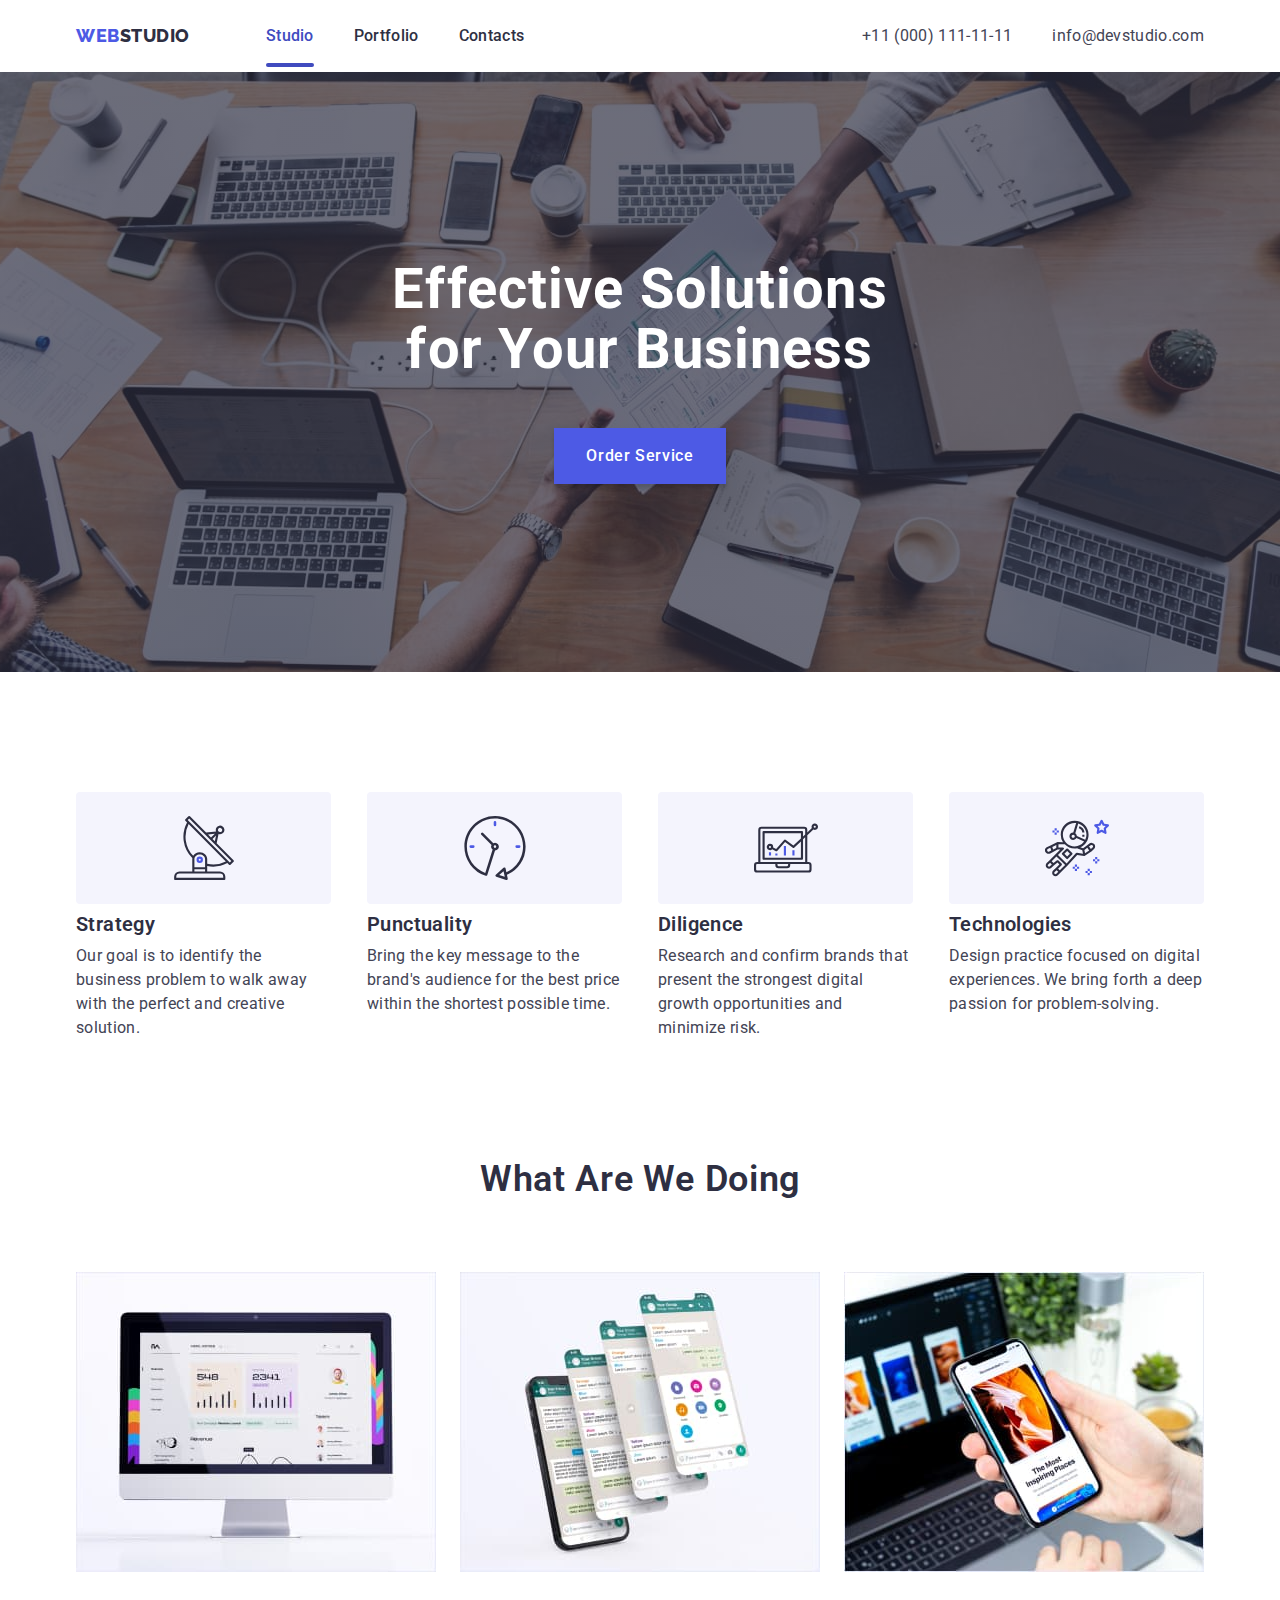
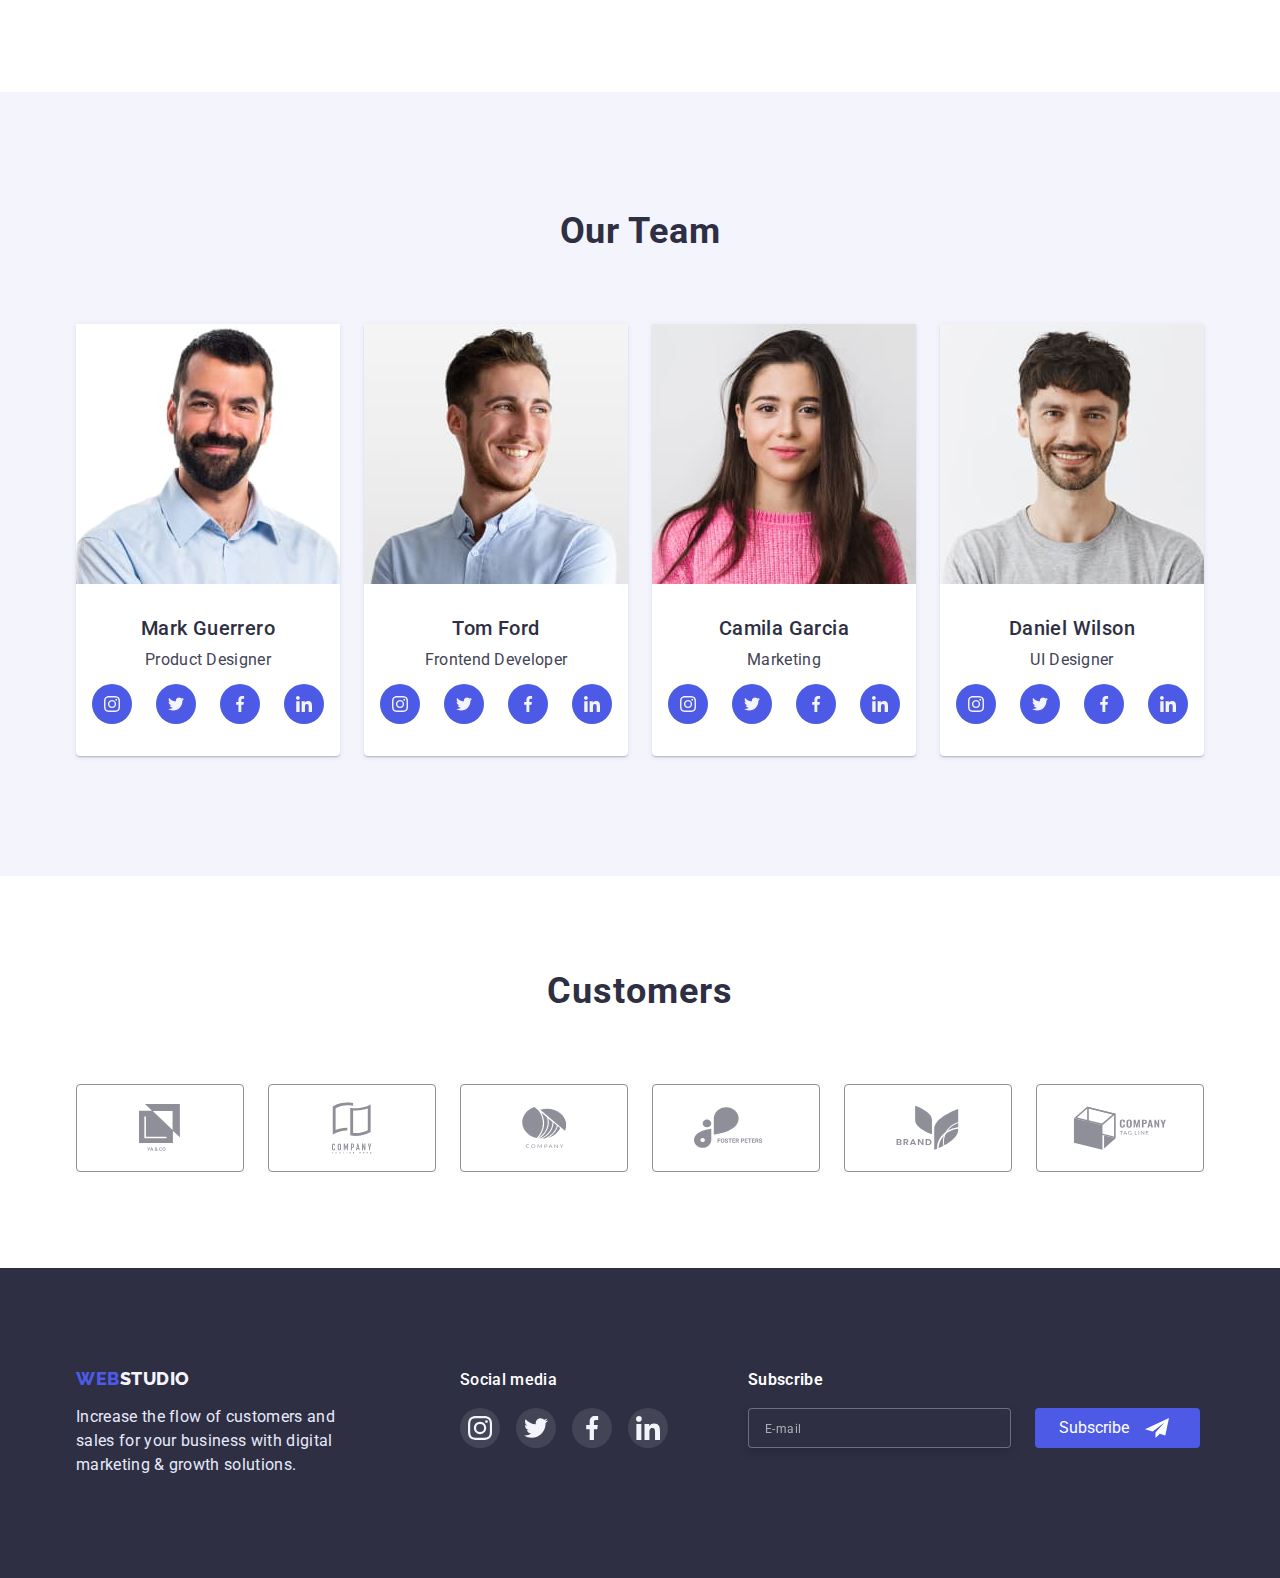
<file: index.html>
<!DOCTYPE html>
<html lang="en">

<head>
    <meta charset="UTF-8">
    <meta http-equiv="X-UA-Compatible" content="IE=edge">
    <meta name="viewport" content="width=device-width, initial-scale=1.0">
    <title>WEBSTUDIO</title>
    <link rel="preconnect" href="https://fonts.googleapis.com">
    <link rel="preconnect" href="https://fonts.gstatic.com" crossorigin>
    <link
        href="https://fonts.googleapis.com/css2?family=Raleway:wght@700&family=Roboto:wght@400;500;700;900&display=swap"
        rel="stylesheet">
    <link rel="stylesheet"
        href="https://cdnjs.cloudflare.com/ajax/libs/modern-normalize/1.1.0/modern-normalize.min.css">
    <link rel="stylesheet" href="./css/styles.css">

</head>

<body>
    <!--head-->
    <header class="main-header">
        <div class="header-container container">
            <nav class="nav-section">
                <a class="logo link" href="./index.html"><span class="logo-part-color">WEB</span>STUDIO</a>
                <ul class="nav-list list">
                    <li class="nav-item"><a class="nav-link current-page link" href="./index.html">Studio</a></li>
                    <li class="nav-item"><a class="nav-link link" href="./portfolio.html">Portfolio</a></li>
                    <li class="nav-item"><a class="nav-link link contacts" href="">Contacts</a></li>
                </ul>
            </nav>
            <button type="button" class="mobile-menu-open" data-menu-open>
                <svg class="mobile-menu-open-icon" width="32" height="22">
                    <use href="./images/icons.svg#icon-menu"></use>
                </svg>
            </button>
            <ul class="contacts-list">
                <li class="contact-item list">
                    <a class="phone-link link" href="tel:+110001111111">+11 (000) 111-11-11</a>
                </li>
                <li class="contact-item list">
                    <a class="mail-link link" href="mailto:info@devstudio.com">info@devstudio.com</a>
                </li>
            </ul>
        </div>
<!--MOBILE MENU-->
        <div class="mobile-menu" data-menu>
            <div class="mobile-menu-container container">
                <button type="button" class="mobile-menu-close-btn" data-menu-close>
                    <svg class="mobile-menu-close-icon" width="8" height="8">
                        <use href="./images/icons.svg#icon-btn-close-modal"></use>
                    </svg>
                </button>
                <ul class="menu-nav-list list">
                    <li class="menu-nav-item"><a class="menu-nav-link link" href="./index.html">Studio</a></li>
                    <li class="menu-nav-item"><a class="menu-nav-link link" href="./portfolio.html">Portfolio</a></li>
                    <li class="menu-nav-item"><a class="menu-nav-link link corrent-page" href="">Contacts</a></li>
                </ul>

                <div class="menu-group">
                    <ul class="menu-contacts-list list">
                        <li class="menu-contact-item">
                            <a class="menu-phone-link link" href="tel:+110001111111">+11 (000) 111-11-11</a>
                        </li>
                        <li class="menu-contact-item">
                            <a class="menu-mail-link link" href="mailto:info@devstudio.com">info@devstudio.com</a>
                        </li>
                    </ul>
                    
                    <ul class="menu-social-list list">
                        <li class="menu-social-item">
                            <a class="menu-social-link" href="https://www.instagram.com/" target="_blank">
                                <svg class="menu-social-icon" width="16" height="16">
                                    <use href="./images/icons.svg#icon-instagram"></use>
                                </svg>
                            </a>
                        </li>
                        <li class="menu-social-item">
                            <a class="menu-social-link" href="https://twitter.com/?lang=uk" target="_blank">
                                <svg class="menu-social-icon" width="16" height="16">
                                    <use href="./images/icons.svg#icon-twitter"></use>
                                </svg>
                            </a>
                        </li>
                        <li class="menu-social-item">
                            <a class="menu-social-link" href="https://www.facebook.com/" target="_blank">
                                <svg class="menu-social-icon" width="16" height="16">
                                    <use href="./images/icons.svg#icon-facebook"></use>
                                </svg>
                            </a>
                        </li>
                        <li class="menu-social-item">
                            <a class="menu-social-link" href="https://www.linkedin.com/" target="_blank">
                                <svg class="menu-social-icon" width="16" height="16">
                                    <use href="./images/icons.svg#icon-linkedin"></use>
                                </svg>
                            </a>
                        </li>
                    </ul>
                </div>
            </div>
        </div>
    </header>

    <main>
        <!--section 1-->
        <section class="hero bg-image">
            <div class="container">
                <h1 class="hero-text">Effective Solutions<br>for Your Business</h1>
                <button data-modal-open class="hero-button" type="button">Order Service</button>
            </div>                
        </section>

        <!--section 2-->
        <section class="benefits">
            <div class="benefits-container container">
                <h2 hidden> Strategy Punctuality Diligence Technologies</h2>
                <ul class="benefits-list list">
                    <li class="benefits-item">
                        <div class="benefits-icon">
                            <svg class="icon" width="64px" height="64px">
                                <use href="./images/icons.svg#icon-antenna"></use>
                            </svg>
                        </div>
                        <h3 class="benefits-heading">Strategy</h3>
                        <p class="benefits-link">Our goal is to identify the business
                            problem to walk away with the perfect and creative solution. </p>
                    </li>
                    <li class="benefits-item">
                        <div class="benefits-icon">
                            <svg class="icon" width="64px" height="64px">
                                <use href="./images/icons.svg#icon-clock"></use>                          
                            </svg>
                        </div>
                        <h3 class="benefits-heading">Punctuality</h3>
                        <p class="benefits-link">Bring the key message to the brand's audience for the best price within
                            the shortest possible time.</p>
                    </li>
                    <li class="benefits-item">
                        <div class="benefits-icon">
                            <svg class="icon" width="64px" height="64px">
                                <use href="./images/icons.svg#icon-diagram"></use>                          
                            </svg>
                        </div>
                        <h3 class="benefits-heading">Diligence</h3>
                        <p class="benefits-link">Research and confirm brands that present the strongest digital growth
                            opportunities and minimize risk.</p>
                    </li>
                    <li class="benefits-item">
                        <div class="benefits-icon">
                            <svg class="icon" width="64px" height="64px">
                                <use href="./images/icons.svg#icon-astronaut"></use>                          
                            </svg>
                        </div>                        
                        <h3 class="benefits-heading">Technologies</h3>
                        <p class="benefits-link">Design practice focused on digital experiences. We bring forth a deep
                            passion for problem-solving.</p>
                    </li>
                </ul>
            </div>

        </section>

        <!--section 3-->
        <section class="services">
            <div class="services-container container">
                <h2 class="services-heading">What Are We Doing</h2>
                <ul class="services-list list">
                    <li class="services-item">
                        <img class="services-img" src="./images/about/monitor.jpg" alt="desctop" width="360">
                    </li>
                    <li class="services-item">
                        <img class="services-img" src="./images/about/phone.jpg" alt="phone" width="360">
                    </li>
                    <li class="services-item">
                        <img class="services-img" src="./images/about/phoneinhand.jpg" alt="phone in hand" width="360">
                    </li>
                </ul>
            </div>
        </section>

        <!--section 4-->
        <section class="team">
            <div class="team-container container">
                <h2 class="team-heading">Our Team</h2>
                <ul class="team-list list">
                    <li class="team-item">
                        <div class="card-content">
                            <img
                            srcset="./images/team/Mark-Guerrero@1x.jpg 1x,./images/team/Mark-Guerrero@2x.jpg 2x"
                            src="./images/team/Mark-Guerrero@1x.jpg" 
                            alt="Mark Guerrero" 
                            class="team-link"                             
                            >
                            <h3 class="team-title">Mark Guerrero</h3>
                            <p class="team-text">Product Designer</p>
                            <ul class="team-social-list list">
                                <li class="team-social-item">
                                    <a class="team-social-link" href="https://www.instagram.com/" target="_blank">
                                        <svg class="team-social-icon" width="16" height="16">
                                            <use href="./images/icons.svg#icon-instagram" ></use>
                                        </svg>
                                    </a>
                                </li>
                                <li class="team-social-item">
                                    <a class="team-social-link" href="https://twitter.com/?lang=uk" target="_blank">
                                        <svg class="team-social-icon" width="16" height="16">
                                            <use href="./images/icons.svg#icon-twitter"></use>
                                        </svg>
                                    </a>
                                </li>
                                <li class="team-social-item">
                                    <a class="team-social-link" href="https://www.facebook.com/" target="_blank">
                                        <svg class="team-social-icon" width="16" height="16">
                                            <use href="./images/icons.svg#icon-facebook"></use>
                                        </svg>
                                    </a>
                                </li>
                                <li class="team-social-item">
                                    <a class="team-social-link" href="https://www.linkedin.com/" target="_blank">
                                        <svg class="team-social-icon" width="16" height="16">
                                            <use href="./images/icons.svg#icon-linkedin"></use>
                                        </svg>
                                    </a>
                                </li>
                            </ul>                            
                        </div>
                    </li>
                    
                    <li class="team-item">
                        <div class="card-content">
                            <img
                            srcset="./images/team/Tom-ford@1x.jpg 1x, ./images/team/Tom-ford@2x.jpg 2x"
                            src="./images/team/Tom-ford@1x.jpg" 
                            alt="Tom Ford" 
                            class="team-link"                             
                            >
                            <h3 class="team-title">Tom Ford</h3>
                            <p class="team-text">Frontend Developer</p>
                            <ul class="team-social-list list">
                                <li class="team-social-item">
                                    <a class="team-social-link" href="https://www.instagram.com/" target="_blank">
                                        <svg class="team-social-icon" width="16" height="16">
                                            <use href="./images/icons.svg#icon-instagram" ></use>
                                        </svg>
                                    </a>
                                </li>
                                <li class="team-social-item">
                                    <a class="team-social-link" href="https://twitter.com/?lang=uk" target="_blank">
                                        <svg class="team-social-icon" width="16" height="16">
                                            <use href="./images/icons.svg#icon-twitter"></use>
                                        </svg>
                                    </a>
                                </li>
                                <li class="team-social-item">
                                    <a class="team-social-link" href="https://www.facebook.com/" target="_blank">
                                        <svg class="team-social-icon" width="16" height="16">
                                            <use href="./images/icons.svg#icon-facebook"></use>
                                        </svg>
                                    </a>
                                </li>
                                <li class="team-social-item">
                                    <a class="team-social-link" href="https://www.linkedin.com/" target="_blank">
                                        <svg class="team-social-icon" width="16" height="16">
                                            <use href="./images/icons.svg#icon-linkedin"></use>
                                        </svg>
                                    </a>
                                </li>
                            </ul>
                        </div>
                    </li>

                    <li class="team-item">
                        <div class="card-content">
                            <img 
                            srcset="./images/team/Camila-Garcia@1x.jpg 1x, ./images/team/Camila-Garcia@2x.jpg 2x"                          
                            src="./images/team/Camila-Garcia@1x.jpg" 
                            alt="Camila Garcia" 
                            class="team-link" 
                            >
                            <h3 class="team-title">Camila Garcia</h3>
                            <p class="team-text">Marketing</p>
                            <ul class="team-social-list list">
                                <li class="team-social-item">
                                    <a class="team-social-link" href="https://www.instagram.com/" target="_blank">
                                        <svg class="team-social-icon" width="16" height="16">
                                            <use href="./images/icons.svg#icon-instagram" ></use>
                                        </svg>
                                    </a>
                                </li>
                                <li class="team-social-item">
                                    <a class="team-social-link" href="https://twitter.com/?lang=uk" target="_blank">
                                        <svg class="team-social-icon" width="16" height="16">
                                            <use href="./images/icons.svg#icon-twitter"></use>
                                        </svg>
                                    </a>
                                </li>
                                <li class="team-social-item">
                                    <a class="team-social-link" href="https://www.facebook.com/" target="_blank">
                                        <svg class="team-social-icon" width="16" height="16">
                                            <use href="./images/icons.svg#icon-facebook"></use>
                                        </svg>
                                    </a>
                                </li>
                                <li class="team-social-item">
                                    <a class="team-social-link" href="https://www.linkedin.com/" target="_blank">
                                        <svg class="team-social-icon" width="16" height="16">
                                            <use href="./images/icons.svg#icon-linkedin"></use>
                                        </svg>
                                    </a>
                                </li>
                            </ul>
                        </div>
                    </li>

                    <li class="team-item">
                        <div class="card-content">
                            <img 
                            srcset="./images/team/Daniel-Wilson@2x.jpg 2x"
                            src="./images/team/Daniel-Wilson@1x.jpg" 
                            alt="Daniel Wilson"
                            class="team-link"                             
                            >
                            <h3 class="team-title">Daniel Wilson</h3>
                            <p class="team-text">UI Designer</p>
                            <ul class="team-social-list list">
                                <li class="team-social-item">
                                    <a class="team-social-link" href="https://www.instagram.com/" target="_blank">
                                        <svg class="team-social-icon" width="16" height="16">
                                            <use href="./images/icons.svg#icon-instagram" ></use>
                                        </svg>
                                    </a>
                                </li>
                                <li class="team-social-item">
                                    <a class="team-social-link" href="https://twitter.com/?lang=uk" target="_blank">
                                        <svg class="social-icon" width="16" height="16">
                                            <use href="./images/icons.svg#icon-twitter"></use>
                                        </svg>
                                    </a>
                                </li>
                                <li class="team-social-item">
                                    <a class="team-social-link" href="https://www.facebook.com/" target="_blank">
                                        <svg class="team-social-icon" width="16" height="16">
                                            <use href="./images/icons.svg#icon-facebook"></use>
                                        </svg>
                                    </a>
                                </li>
                                <li class="team-social-item">
                                    <a class="team-social-link" href="https://www.linkedin.com/" target="_blank">
                                        <svg class="team-social-icon" width="16" height="16">
                                            <use href="./images/icons.svg#icon-linkedin"></use>
                                        </svg>
                                    </a>
                                </li>
                            </ul>
                        </div>
                    </li>
                </ul>
            </div>
        </section>

        <!--section 5-->
        <section class="customers">
            <div class="customers-content container">
                <h2 class="customers-heading">Customers</h2>
                <ul class="customers-list list">
                <li class="customers-item">
                    <a class="customers-link" href="">
                        <svg class="customers-icon" width="41px" height="47px">
                            <use href="./images/icons.svg#icon-ya-co"></use>
                        </svg>
                    </a>
                </li>
                <li class="customers-item">
                    <a class="customers-link" href="">
                        <svg class="customers-icon" width="40px" height="52px">
                            <use href="./images/icons.svg#icon-tagline-here"></use>
                        </svg>
                    </a>
                </li>
                <li class="customers-item">
                    <a class="customers-link" href="">
                        <svg class="customers-icon" width="44px" height="41px">
                            <use href="./images/icons.svg#icon-company"></use>
                        </svg>
                    </a>
                </li>
                <li class="customers-item">
                    <a class="customers-link" href="">
                        <svg class="customers-icon" width="84px" height="41px">
                            <use href="./images/icons.svg#icon-foster-peters"></use>
                        </svg>
                    </a>
                </li>
                <li class="customers-item">
                    <a class="customers-link" href="">
                        <svg class="customers-icon" width="63px" height="45px">
                            <use href="./images/icons.svg#icon-brand"></use>
                        </svg>
                    </a>
                </li>
                <li class="customers-item">
                    <a class="customers-link" href="">
                        <svg class="customers-icon" width="94px" height="44px">
                            <use href="./images/icons.svg#icon-tag-line"></use>
                        </svg>
                    </a>
                </li>
            </ul>
            </div>            
        </section>
    </main>

    <!--footer-->
    <footer class="main-footer">
        <div class="footer-content container">
            <div class="footer-logo-part">
                <a class="logo-footer link" href="./index.html"><span class="logo-part-color">WEB</span>STUDIO</a>
                <p class="text-footer">Increase the flow of customers and sales for your business with digital marketing &
                 growth solutions. </p>    
            </div>
            
            <div class="social-content">
                <h3 class="footer-heading">Social media</h3>
                <ul class="social-list list">
                    <li class="social-item">
                        <a class="social-link" href="https://www.instagram.com/" target="_blank">
                            <svg class="social-icon" width="24" height="24">
                                <use href="./images/icons.svg#icon-instagram" ></use>
                            </svg>
                        </a>
                    </li>
                    <li class="social-item">
                        <a class="social-link" href="https://twitter.com/?lang=uk" target="_blank">
                            <svg class="social-icon" width="24" height="24">
                                <use href="./images/icons.svg#icon-twitter"></use>
                            </svg>
                        </a>
                    </li>
                    <li class="social-item">
                        <a class="social-link" href="https://www.facebook.com/" target="_blank">
                            <svg class="social-icon" width="24" height="24">
                                <use href="./images/icons.svg#icon-facebook"></use>
                            </svg>
                        </a>
                    </li>
                    <li class="social-item">
                        <a class="social-link" href="https://www.linkedin.com/" target="_blank">
                            <svg class="social-icon" width="24" height="24">
                                <use href="./images/icons.svg#icon-linkedin"></use>
                            </svg>
                        </a>
                    </li>
                </ul>
            </div>           
            
            <form class="form">
                <b class="subscription-heading">Subscribe</b>
                <div class="footer-field">
                    <label class="footer-label" for="Subscribe"></label>                   
                    <input class="footer-input" type="email" name="Subscribe" placeholder="E-mail" required>
                    <button class="footer-button" type="submit">Subscribe</button>               
                </div>                   
            </form>
        </div>
    </footer>

    <!--BACKDROP-->
    <div class="backdrop is-hidden" data-modal>
        <div class="modal">
            <b class="modal-heading">Leave your contacts and we will call you back</b>
            <form class="backdrop-form">    
                <label class="label" for="user-name">
                    Name
                    <div class="input-icon">
                        <input class="input" type="text" name="user-name" required>
                        <svg class="icon-modal" width="18px" height="18px">
                            <use href="./images/icons.svg#icon-name"></use>
                        </svg>                          
                    </div>                    
                </label>    
                <label class="label" for="tel">
                    Phone
                    <div class="input-icon">
                        <input class="input" type="tel" name="tel" required>
                        <svg class="icon-modal" width="18px" height="24px">
                            <use href="./images/icons.svg#icon-phone"></use>
                        </svg>
                    </div>                    
                </label>    
                <label class="label" for="email">
                    Email
                    <div class="input-icon">
                        <input class="input" type="email" name="email" required>
                        <svg class="icon-modal" width="18px" height="24px">
                            <use href="./images/icons.svg#icon-envelope"></use>
                        </svg>   
                    </div>
                    
                </label>    
                <label class="label" for="Comment">
                    Comment
                    <textarea class="comment-text" name="Comment" placeholder="Text input"></textarea>
                </label>   

                <label class="label-checkbox">
                    <input class="checkbox" type="checkbox" name="user-policy" value="privacy-policy">
                    <span class="icon-checkbox"></span>
                    I accept the terms and conditions of the <a class="privacy-link" href="">Privacy Policy</a>
                </label> 
                
                <button class="send-btn" type="submit">Send</button> 
            </form> 

            <button data-modal-close class="modal-btn" type="button">
            <svg width="8px" height="8px">
                <use href="./images/icons.svg#icon-btn-close-modal"></use>
            </svg>    
            </button>
        </div>
    </div>
    
    <script src="./js/modal.js"></script>
    <script src="./js/mobile-menu.js"></script>
</body>

</html>
</file>
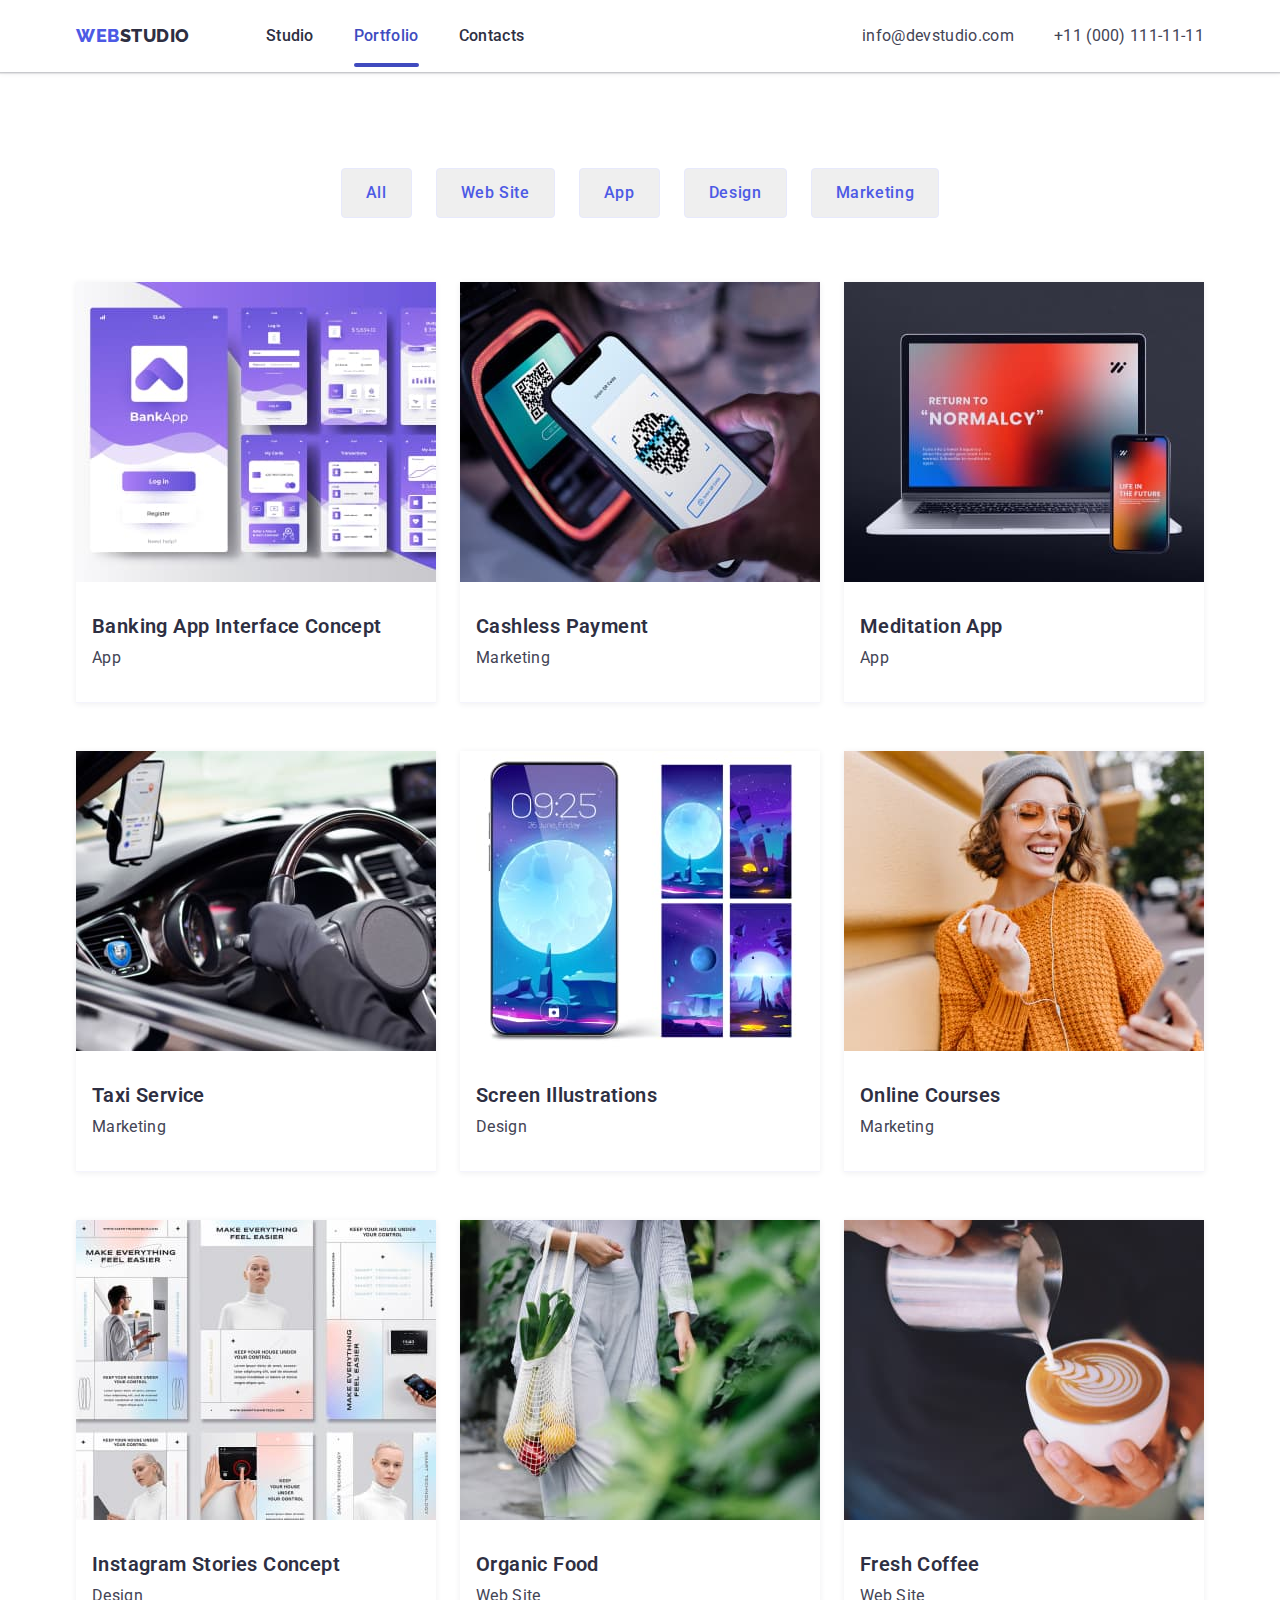
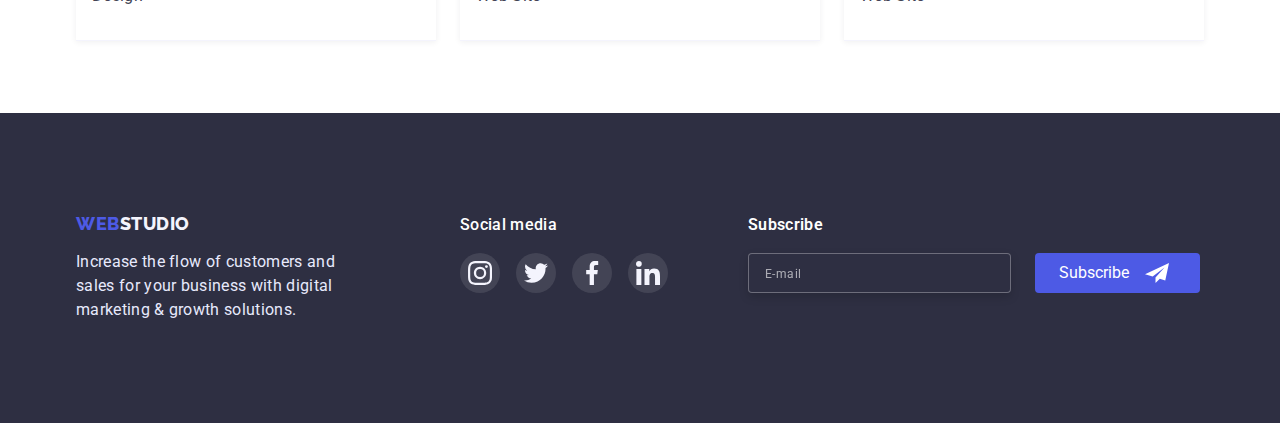
<file: portfolio.html>
<!DOCTYPE html>
<html lang="en">

<head>
    <meta charset="UTF-8">
    <meta http-equiv="X-UA-Compatible" content="IE=edge">
    <meta name="viewport" content="width=device-width, initial-scale=1.0">
    <title>Portfolio</title>
    <link rel="preconnect" href="https://fonts.googleapis.com">
    <link rel="preconnect" href="https://fonts.gstatic.com" crossorigin>
    <link
        href="https://fonts.googleapis.com/css2?family=Raleway:wght@700&family=Roboto:wght@400;500;700;900&display=swap"
        rel="stylesheet">
    <link rel="stylesheet" href="https://cdnjs.cloudflare.com/ajax/libs/modern-normalize/1.1.0/modern-normalize.min.css">
    <link rel="stylesheet" href="./css/styles.css">
</head>


<body>
<header class="main-header">
    <div class="header-container container">
        <nav class="nav-section">
            <a class="logo link" href="./index.html"><span class="logo-part-color">WEB</span>STUDIO</a>
            <ul class="nav-list list">
                <li class="nav-item"><a class="nav-link link" href="./index.html">Studio</a></li>
                <li class="nav-item"><a class="nav-link current-page link" href="./portfolio.html">Portfolio</a></li>
                <li class="nav-item"><a class="nav-link link" href="">Contacts</a></li>
            </ul>
        </nav>
        <button type="button" class="mobile-menu-open" data-menu-open>
            <svg class="mobile-menu-open-icon" width="32" height="22">
                <use href="./images/icons.svg#icon-menu"></use>
            </svg>
        </button>

        <ul class="contacts-list">
            <li class="contact-item list">
                <a class="mail-link link" href="mailto:info@devstudio.com">info@devstudio.com</a>
            </li>
            <li class="contact-item list">
                <a class="phone-link link" href="tel:+110001111111">+11 (000) 111-11-11</a>
            </li>
        </ul>
    </div>
<!--MOBILE MENU-->
    <div class="mobile-menu" data-menu>
        <div class="mobile-menu-container container">
            <button type="button" class="mobile-menu-close-btn" data-menu-close>
                <svg class="mobile-menu-close-icon" width="8" height="8">
                    <use href="./images/icons.svg#icon-btn-close-modal"></use>
                </svg>
            </button>
            <ul class="menu-nav-list list">
                <li class="menu-nav-item"><a class="menu-nav-link link" href="./index.html">Studio</a></li>
                <li class="menu-nav-item"><a class="menu-nav-link link" href="./portfolio.html">Portfolio</a></li>
                <li class="menu-nav-item"><a class="menu-nav-link link corrent-page" href="">Contacts</a></li>
            </ul>

            <div class="menu-group">
                <ul class="menu-contacts-list list">
                    <li class="menu-contact-item">
                        <a class="menu-phone-link link" href="tel:+110001111111">+11 (000) 111-11-11</a>
                    </li>
                    <li class="menu-contact-item">
                        <a class="menu-mail-link link" href="mailto:info@devstudio.com">info@devstudio.com</a>
                    </li>
                </ul>

                <ul class="menu-social-list list">
                    <li class="menu-social-item">
                        <a class="menu-social-link" href="https://www.instagram.com/" target="_blank">
                            <svg class="menu-social-icon" width="16" height="16">
                                <use href="./images/icons.svg#icon-instagram"></use>
                            </svg>
                        </a>
                    </li>
                    <li class="menu-social-item">
                        <a class="menu-social-link" href="https://twitter.com/?lang=uk" target="_blank">
                            <svg class="menu-social-icon" width="16" height="16">
                                <use href="./images/icons.svg#icon-twitter"></use>
                            </svg>
                        </a>
                    </li>
                    <li class="menu-social-item">
                        <a class="menu-social-link" href="https://www.facebook.com/" target="_blank">
                            <svg class="menu-social-icon" width="16" height="16">
                                <use href="./images/icons.svg#icon-facebook"></use>
                            </svg>
                        </a>
                    </li>
                    <li class="menu-social-item">
                        <a class="menu-social-link" href="https://www.linkedin.com/" target="_blank">
                            <svg class="menu-social-icon" width="16" height="16">
                                <use href="./images/icons.svg#icon-linkedin"></use>
                            </svg>
                        </a>
                    </li>
                </ul>
            </div>
        </div>
    </div>
</header>

    <main>
        <section class="main-portfolio">
            <div class="main-section container">
                <h1 hidden>filter-buttons</h1>
                <ul class="btn-list list">
                    <li class="btn-item"><button class="btn-link" type="button">All</button></li>
                    <li class="btn-item"><button class="btn-link" type="button">Web Site</button></li>
                    <li class="btn-item"><button class="btn-link" type="button">App</button></li>
                    <li class="btn-item"><button class="btn-link" type="button">Design</button></li>
                    <li class="btn-item"><button class="btn-link" type="button">Marketing</button></li>
                </ul>

                <h2 hidden class="works">our works</h2>
                <ul class="work-list list">
                    <li class="work-item">
                        <a class="work-links link" href="">
                        <div class="product-thumb">                            
                            <img class="works-img" src="./images/portfolio/banking-app.jpg" alt="on foto banking app interface concept" width="396">
                            <div class="product-overlay">
                                <div class="product-action"> 
                                    <p> 14 Stylish and User-Friendly App Design Concepts 
                                        · Task Manager App · Calorie Tracker App 
                                        · Exotic Fruit Ecommerce App 
                                        · Cloud Storage App</p>
                                </div>
                            </div>                                                         
                        </div>                             
                            <div class="card-text">                                
                                <h2 class="works-heading">Banking App Interface Concept</h2>
                                <p class="work-text">App</p>                                 
                            </div>                            
                        </a>                                             
                    </li>

                    <li class="work-item">
                        <a class="work-links link" href="">
                        <div class="product-thumb">
                            <img class="works-img" src="./images/portfolio/phone.jpg" alt="paying for goods by phone via QR code" width="396">
                            <div class="product-overlay">
                                <div class="product-action"> 
                                    <p> 14 Stylish and User-Friendly App Design Concepts 
                                        · Task Manager App · Calorie Tracker App 
                                        · Exotic Fruit Ecommerce App 
                                        · Cloud Storage App</p>
                                </div>
                            </div>                            
                        </div>    
                            <div class="card-text">
                                <h2 class="works-heading">Cashless Payment</h2>
                                <p class="work-text">Marketing</p>
                            </div>                        
                        </a>
                    </li>
                    
                    <li class="work-item">
                        <a class="work-links link" href="">
                        <div class="product-thumb">
                            <img class="works-img" src="./images/portfolio/meditation-app.jpg" alt="on foto notebook and a phone" width="396">
                            <div class="product-overlay">
                                <div class="product-action"> 
                                    <p> 14 Stylish and User-Friendly App Design Concepts 
                                        · Task Manager App · Calorie Tracker App 
                                        · Exotic Fruit Ecommerce App 
                                        · Cloud Storage App</p>
                                </div>
                            </div>                            
                        </div>                         
                            <div class="card-text">
                                <h2 class="works-heading">Meditation App</h2>
                                <p class="work-text">App</p>
                            </div>
                        </a>
                    </li>
                    
                    <li class="work-item">
                        <a class="work-links link" href="">
                        <div class="product-thumb">
                            <img class="works-img" src="./images/portfolio/taxi-service.jpg" alt="driver's hand on the steering wheel" width="396">
                            <div class="product-overlay">
                                <div class="product-action"> 
                                    <p> 14 Stylish and User-Friendly App Design Concepts 
                                        · Task Manager App · Calorie Tracker App 
                                        · Exotic Fruit Ecommerce App 
                                        · Cloud Storage App</p>
                                </div>
                            </div>                            
                        </div>                           
                            <div class="card-text">
                                <h2 class="works-heading">Taxi Service</h2>
                                <p class="work-text">Marketing</p>
                            </div>
                        </a>
                    </li>
                    
                    <li class="work-item">
                        <a class="work-links link" href="">
                        <div class="product-thumb">
                            <img class="works-img" src="./images/portfolio/screen-illustrations.jpg" alt="phone screen illustrations" width="396">
                            <div class="product-overlay">
                                <div class="product-action"> 
                                    <p> 14 Stylish and User-Friendly App Design Concepts 
                                        · Task Manager App · Calorie Tracker App 
                                        · Exotic Fruit Ecommerce App 
                                        · Cloud Storage App</p>
                                </div>
                            </div>                            
                        </div>                           
                             <div class="card-text">
                                <h2 class="works-heading">Screen Illustrations</h2>
                                <p class="work-text">Design</p>
                            </div>
                        </a>
                    </li>
                    
                    <li class="work-item">
                        <a class="work-links link" href="">
                        <div class="product-thumb">
                            <img class="works-img" src="./images/portfolio/online-course.jpg" alt="beautiful girl holding a phone in her hand" width="396">
                            <div class="product-overlay">
                                <div class="product-action"> 
                                    <p> 14 Stylish and User-Friendly App Design Concepts 
                                        · Task Manager App · Calorie Tracker App 
                                        · Exotic Fruit Ecommerce App 
                                        · Cloud Storage App</p>
                                </div>
                            </div>                            
                        </div>                           
                             <div class="card-text">
                                <h2 class="works-heading">Online Courses</h2>
                                <p class="work-text">Marketing</p>
                            </div>
                        </a>
                    </li>
                    
                    <li class="work-item">
                        <a class="work-links link" href="">
                        <div class="product-thumb">
                            <img class="works-img" src="./images/portfolio/instagram-stories.jpg" alt="many cards with human fotos" width="396">
                            <div class="product-overlay">
                                <div class="product-action"> 
                                    <p> 14 Stylish and User-Friendly App Design Concepts 
                                        · Task Manager App · Calorie Tracker App 
                                        · Exotic Fruit Ecommerce App 
                                        · Cloud Storage App</p>
                                </div>
                            </div>                            
                        </div>                             
                            <div class="card-text">
                                <h2 class="works-heading">Instagram Stories Concept</h2>
                                <p class="work-text">Design</p>
                            </div>
                        </a>
                    </li>
                    
                    <li class="work-item">
                        <a class="work-links link" href="">
                        <div class="product-thumb">
                            <img class="works-img" src="./images/portfolio/organic-food.jpg" alt="woman carries fruits in a bag" width="396">
                            <div class="product-overlay">
                                <div class="product-action"> 
                                    <p> 14 Stylish and User-Friendly App Design Concepts 
                                        · Task Manager App · Calorie Tracker App 
                                        · Exotic Fruit Ecommerce App 
                                        · Cloud Storage App</p>
                                </div>
                            </div>                            
                        </div>                           
                            <div class="card-text">
                                <h2 class="works-heading">Organic Food</h2>
                                <p class="work-text">Web Site</p>
                            </div>
                        </a>
                    </li>
                    
                    <li class="work-item">
                        <a class="work-links link" href="">
                        <div class="product-thumb">
                            <img class="works-img" src="./images/portfolio/fresh-coffee.jpg" alt="man holding in hand a cap of fresh coffee" width="396">
                            <div class="product-overlay">
                                <div class="product-action"> 
                                    <p> 14 Stylish and User-Friendly App Design Concepts 
                                        · Task Manager App · Calorie Tracker App 
                                        · Exotic Fruit Ecommerce App 
                                        · Cloud Storage App</p>
                                </div>
                            </div>                            
                        </div>                            
                            <div class="card-text">
                                <h2 class="works-heading">Fresh Coffee</h2>
                                <p class="work-text">Web Site</p>
                            </div>
                        </a>
                    </li>
                </ul>
            </div>

        </section>
    </main>

    <footer class="main-footer">
        <div class="footer-content container">
            <div class="footer-logo-part">
                <a class="logo-footer link" href="./index.html"><span class="logo-part-color">WEB</span>STUDIO</a>
                <p class="text-footer">Increase the flow of customers and sales for your 
                    business with digital marketing & growth solutions. </p>
            </div>

            <div class="social-content">
                <h2 class="footer-heading">Social media</h2>
                <ul class="social-list list">
                    <li class="social-item">
                        <a class="social-link" href="https://www.instagram.com/" target="_blank">
                            <svg class="social-icon" width="24" height="24">
                                <use href="./images/icons.svg#icon-instagram"></use>
                            </svg>
                        </a>
                    </li>
                    <li class="social-item">
                        <a class="social-link" href="https://twitter.com/?lang=uk" target="_blank">
                            <svg class="social-icon" width="24" height="24">
                                <use href="./images/icons.svg#icon-twitter"></use>
                            </svg>
                        </a>
                    </li>
                    <li class="social-item">
                        <a class="social-link" href="https://www.facebook.com/" target="_blank">
                            <svg class="social-icon" width="24" height="24">
                                <use href="./images/icons.svg#icon-facebook"></use>
                            </svg>
                        </a>
                    </li>
                    <li class="social-item">
                        <a class="social-link" href="https://www.linkedin.com/" target="_blank">
                            <svg class="social-icon" width="24" height="24">
                                <use href="./images/icons.svg#icon-linkedin"></use>
                            </svg>
                        </a>
                    </li>
                </ul>
            </div>
            <form class="form">
                <b class="subscription-heading">Subscribe</b>
                <div class="footer-field">
                    <label class="footer-label" for="email"></label>                   
                    <input class="footer-input" type="email" name="email" placeholder="E-mail">
                    <button class="footer-button" type="submit">Subscribe</button>               
                </div>                   
            </form>
        </div>
    </footer>
<script src="./js/mobile-menu.js"></script>
</body>

</html>
</file>
<file: css/styles.css>
@import url(../scss/container/container.css);
@import url(../scss/header/header.css);
@import url(../scss/mobile-menu/mobile-menu.css);
@import url(../scss/section1/section1.css);
@import url(../scss/section2/section2.css);
@import url(../scss/section3/section3.css);
@import url(../scss/section4/section4.css);
@import url(../scss/section5/section5.css);
@import url(../scss/footer/footer.css);
@import url(../scss/modal/modal.css);
@import url(../scss/porfolio-main/portfolio-main.css);/*# sourceMappingURL=styles.css.map */
</file>
